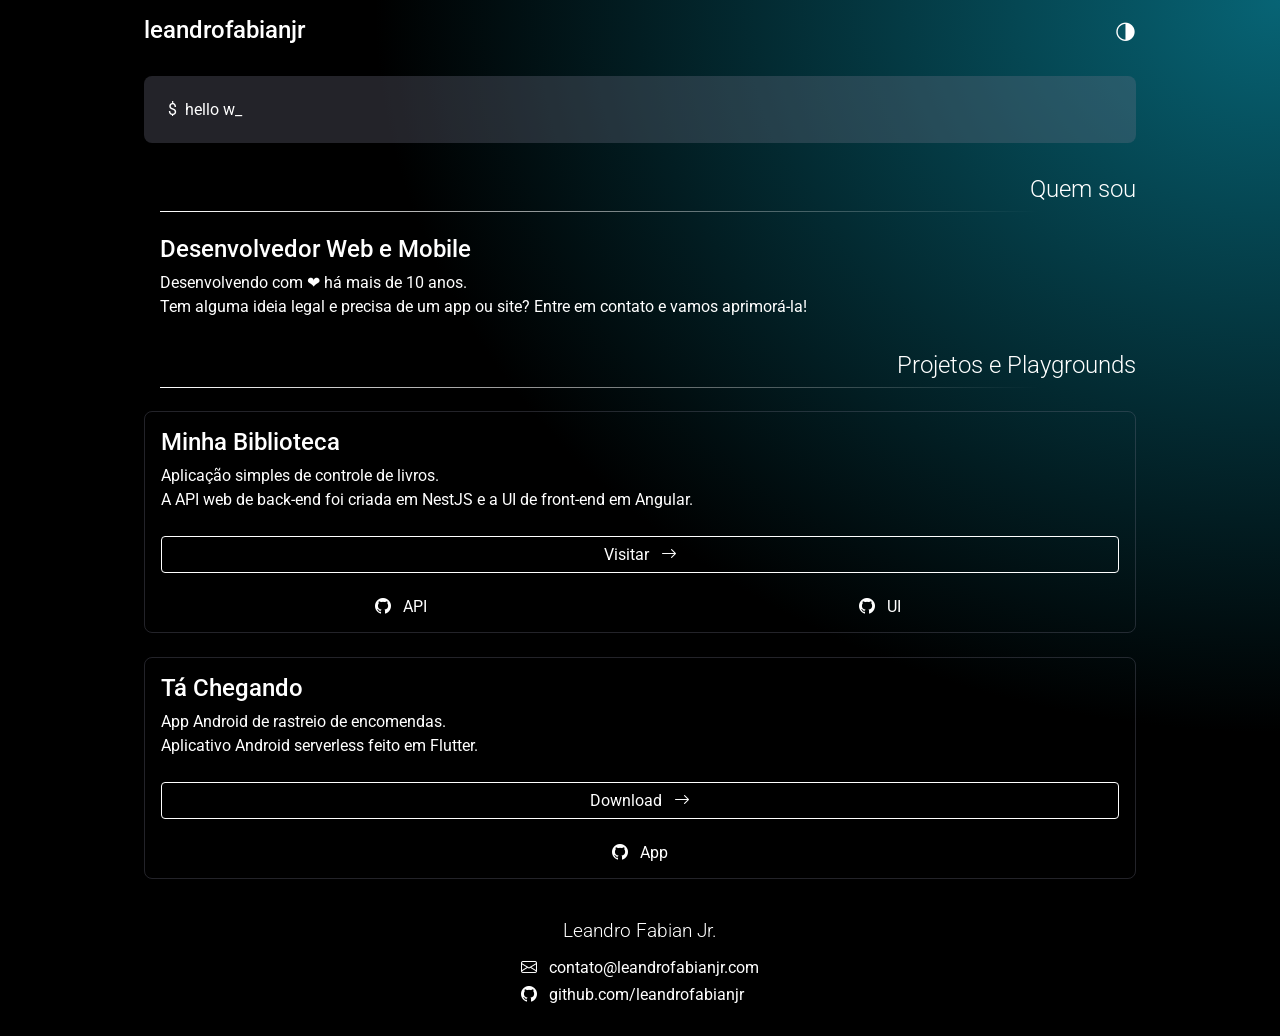
<file: index.html>
<!DOCTYPE html>
<html lang="en" class="theme-dark">

<head>
  <meta charset="UTF-8">
  <meta http-equiv="X-UA-Compatible" content="IE=edge">
  <meta name="viewport" content="width=device-width, initial-scale=1.0">
  <link rel="stylesheet" href="./index.css">
  <title>Leandro Fabian Jr.</title>
</head>

<body class="d-flex flex-column">
  <header>
    <div class="container">
      <nav class="d-flex justify-content-between align-items-center">
        <a href="/" title="Home">
          <h1>leandrofabianjr</h1>
        </a>
        <button class="btn-icon rounded p-0" type="button" id="changeThemeButton">◑</button>
      </nav>
    </div>
  </header>
  <main class="container flex-grow-1 mb-4">
    <div class="card card-alpha card-hello-world p-4 text-mono mb-4">
      <div>
        $<span class="ml-2" id="helloWorldTyper"></span>
      </div>
    </div>

    <section class="section">
      <h2 class="section-title">Quem sou</h2><div class="mt-4">
        <div class="mx-3">
          <h3 class="card-title">Desenvolvedor Web e Mobile</h3>
          <p>Desenvolvendo com ❤ há mais de 10 anos.</p>
          <p>Tem alguma ideia legal e precisa de um app ou site? Entre em contato e vamos aprimorá-la!</p>
        </div>
      </div>
    </section>

    <section class="section">
      <h2 class="section-title">Projetos e Playgrounds</h2>

      <div class="card mt-4">
        <div class="card-body">
          <h3 class="card-title">Minha Biblioteca</h3>
          <p>Aplicação simples de controle de livros.</p>
          <p>A API web de back-end foi criada em NestJS e a UI de front-end em Angular.</p>
        </div>
        <a class="btn-outline" target="_blank" href="https://biblioteca.leandrofabianjr.com/">
          Visitar
          <i class="bi bi-arrow-right ml-2"></i>
        </a>
        <div class="card-footer">
          <a class="btn-link w-100" target="_blank" href="https://github.com/leandrofabianjr/biblioteca-api">
            <i class="bi bi-github mr-2"></i> API
          </a>
          <a class="btn-link w-100" target="_blank" href="https://github.com/leandrofabianjr/biblioteca-front">
            <i class="bi bi-github mr-2"></i> UI
          </a>
        </div>
      </div>

      <div class="card mt-4">
        <div class="card-body">
          <h3 class="card-title">Tá Chegando</h3>
          <p>App Android de rastreio de encomendas.</p>
          <p>Aplicativo Android serverless feito em Flutter.</p>
        </div>
        <a class="btn-outline" target="_blank" href="https://leandrofabianjr.com/ta_chegando/download">
          Download
          <i class="bi bi-arrow-right ml-2"></i>
        </a>
        <div class="card-footer">
          <a class="btn-link w-100" target="_blank" href="https://github.com/leandrofabianjr/ta_chegando">
            <i class="bi bi-github mr-2"></i> App
          </a>
        </div>
      </div>
    </section>
  </main>

  <header class="d-flex flex-column align-items-center mb-4">
    <h3 class="mb-3">Leandro Fabian Jr.</h3>
    <div>
      <a class="mb-2 d-block" href="mailto:contato@leandrofabianjr.com">
        <i class="bi bi-envelope mr-2"></i>
        contato@leandrofabianjr.com
      </a>
      <a class="mb-2 d-block" href="https://github.com/leandrofabianjr/">
        <i class="bi bi-github mr-2"></i>
        github.com/leandrofabianjr
      </a>
    </div>
  </header>

  <script src="./text-typer-animation.js"></script>
  <script src="./index.js"></script>
</body>

</html>
</file>
<file: index.css>
@import url('./reset.css');
@import url('./spacing.css');
@import url('./theme.css');

.card-hello-world {
}
</file>
